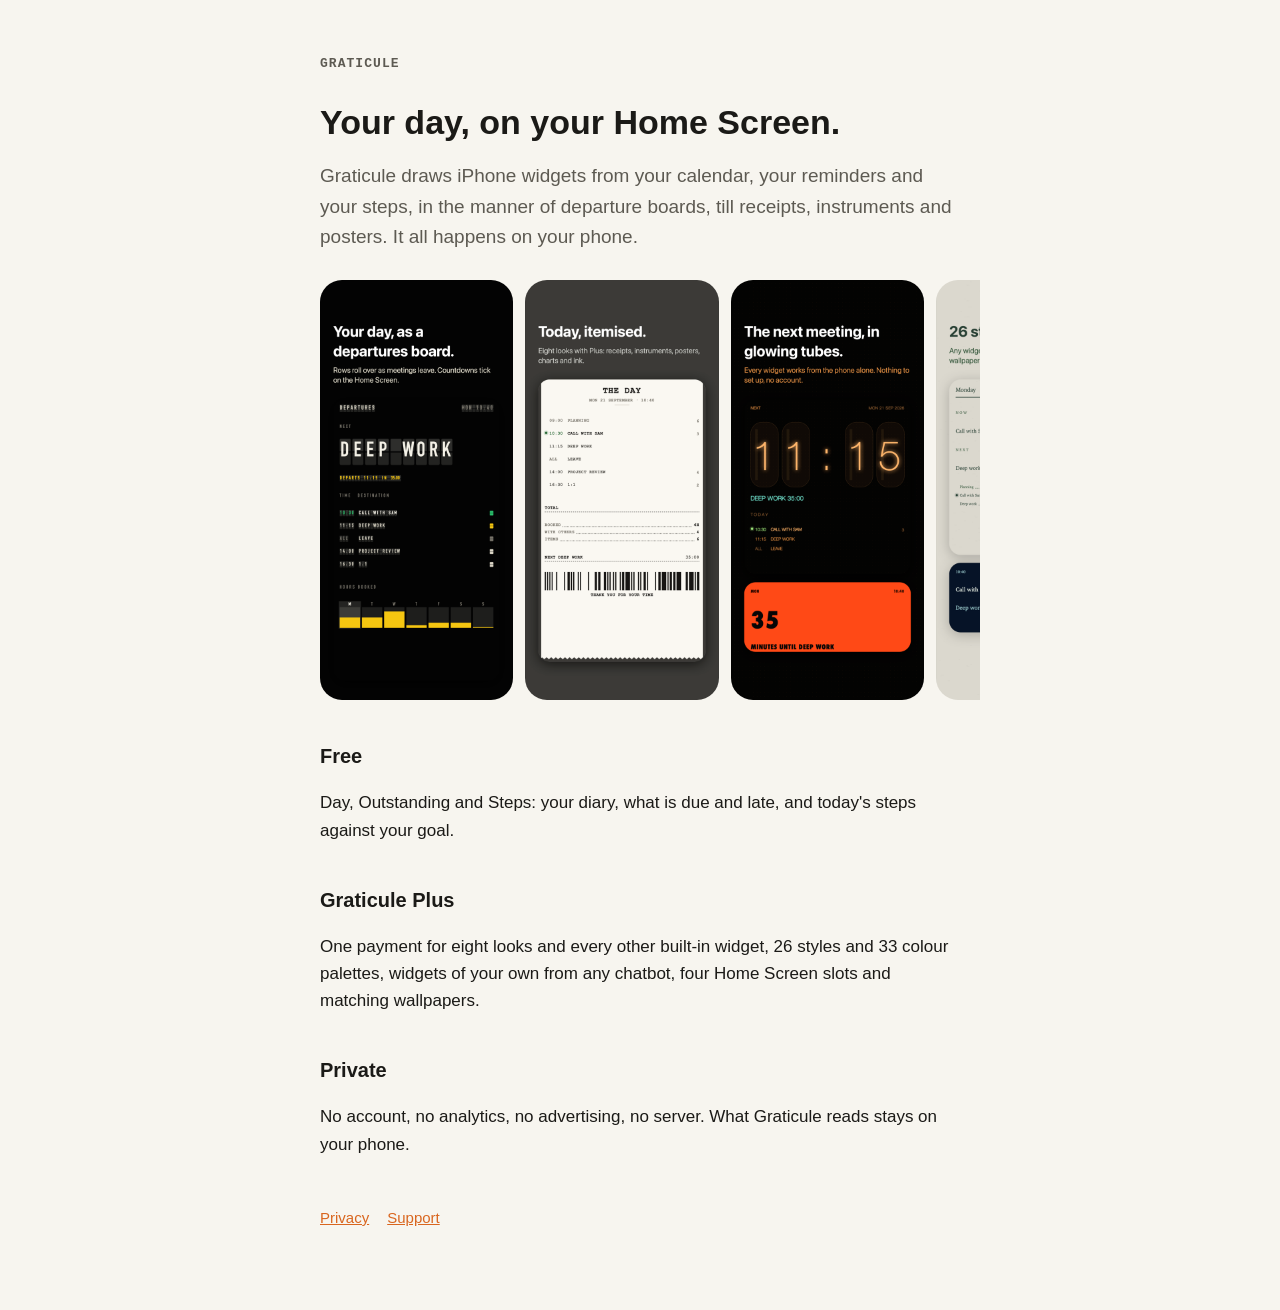
<file: index.html>
<!doctype html>
<html lang="en-GB">
<head>
<meta charset="utf-8">
<meta name="viewport" content="width=device-width, initial-scale=1">
<title>Graticule</title>
<meta name="description" content="Home Screen widgets drawn from your own day, on your iPhone.">
<link rel="stylesheet" href="style.css">
</head>
<body>
<main>
<header><a href="./">GRATICULE</a></header>
<h1>Your day, on your Home Screen.</h1>
<p class="lede">Graticule draws iPhone widgets from your calendar, your reminders and your steps, in the manner of departure boards, till receipts, instruments and posters. It all happens on your phone.</p>
<div class="shots">
<img src="shots/01-departures.png" alt="Departures: the day as a departures board">
<img src="shots/03-receipt.png" alt="Receipt: the day itemised on till roll">
<img src="shots/04-nixie.png" alt="Nixie: the next meeting in glowing tubes">
<img src="shots/05-palettes.png" alt="Styles and colour palettes">
<img src="shots/06-your-own.png" alt="A widget of your own, from any chatbot">
</div>
<h2>Free</h2>
<p>Day, Outstanding and Steps: your diary, what is due and late, and today's steps against your goal.</p>
<h2>Graticule Plus</h2>
<p>One payment for eight looks and every other built-in widget, 26 styles and 33 colour palettes, widgets of your own from any chatbot, four Home Screen slots and matching wallpapers.</p>
<h2>Private</h2>
<p>No account, no analytics, no advertising, no server. What Graticule reads stays on your phone.</p>
<nav><a href="privacy.html">Privacy</a><a href="support.html">Support</a></nav>
</main>
</body>
</html>
</file>
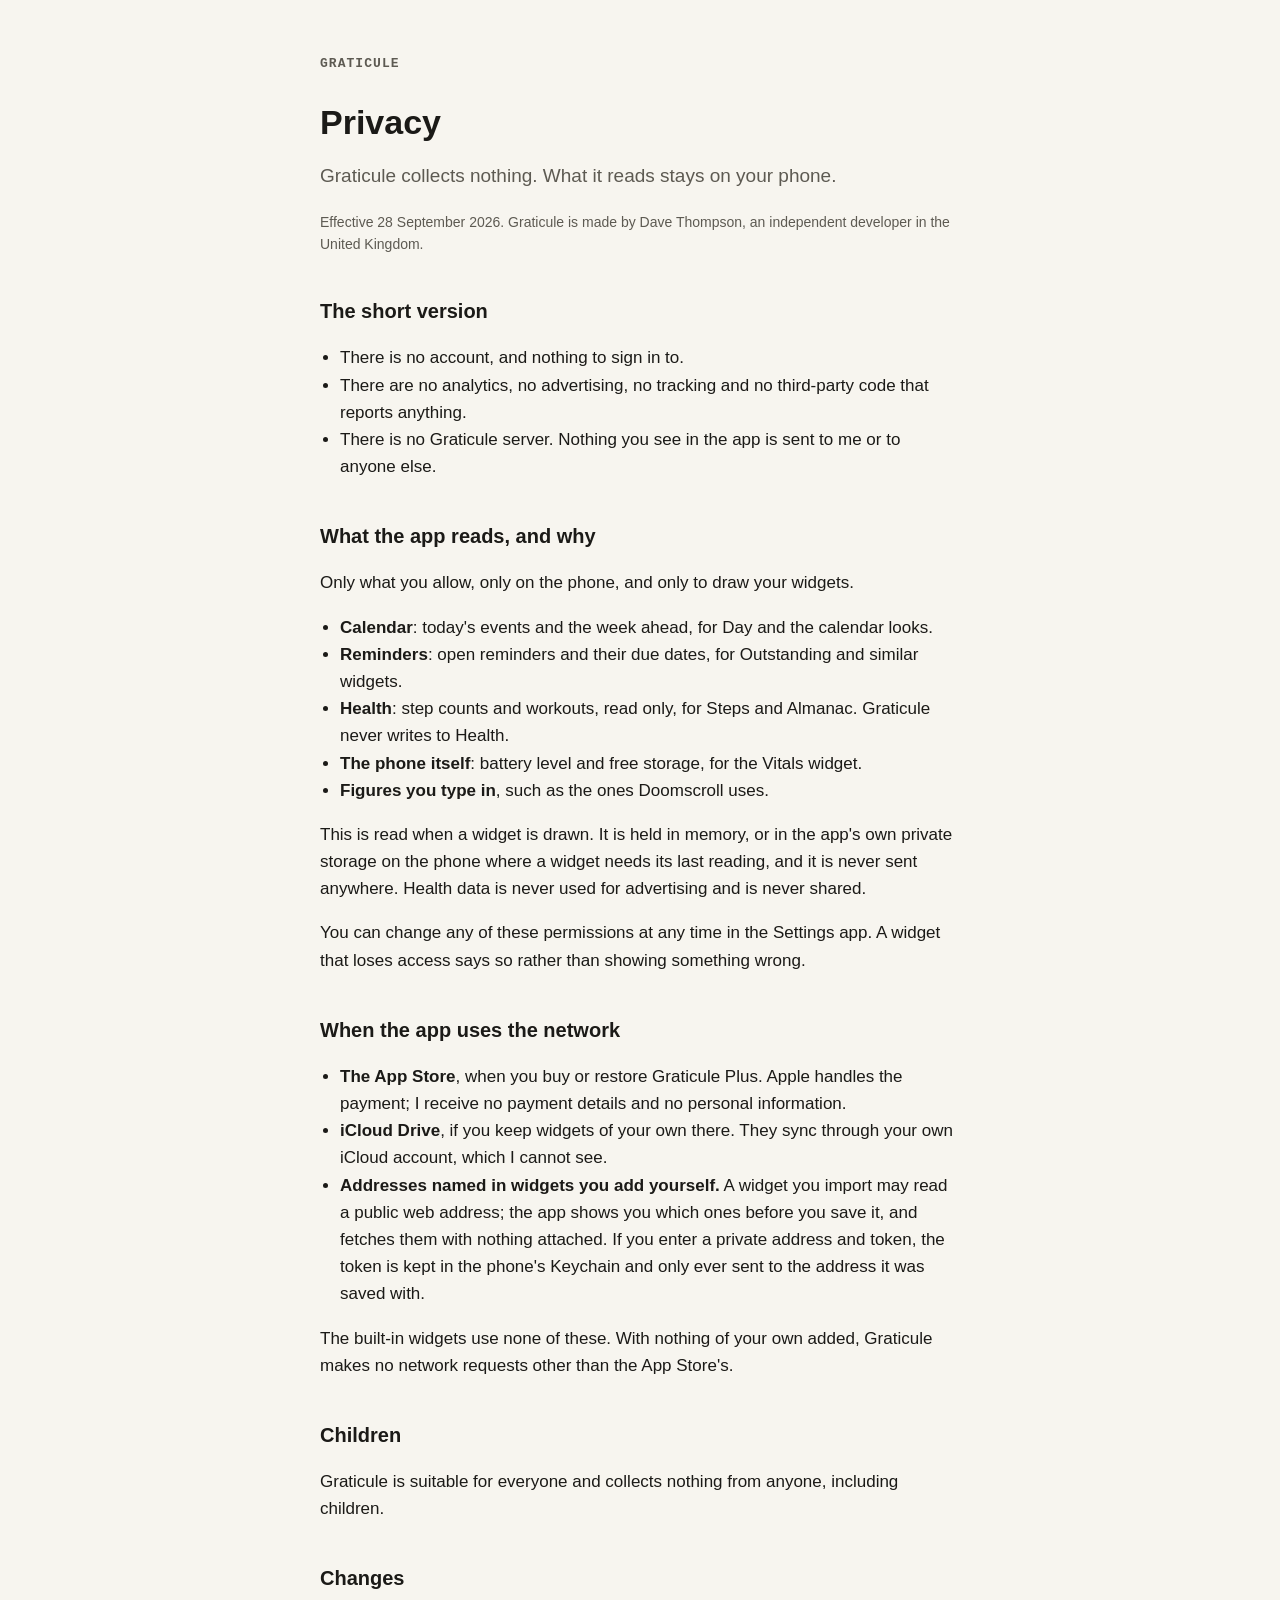
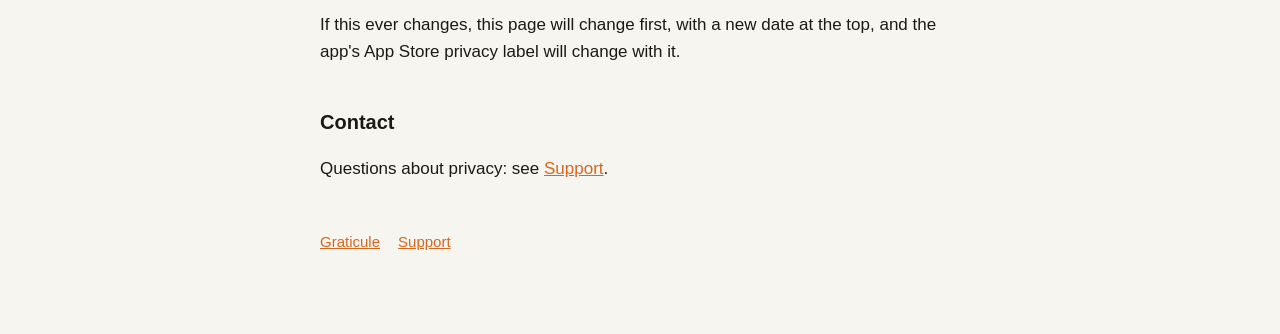
<file: privacy.html>
<!doctype html>
<html lang="en-GB">
<head>
<meta charset="utf-8">
<meta name="viewport" content="width=device-width, initial-scale=1">
<title>Graticule privacy</title>
<meta name="description" content="Graticule collects nothing. What it reads stays on your phone.">
<link rel="stylesheet" href="style.css">
</head>
<body>
<main>
<header><a href="./">GRATICULE</a></header>
<h1>Privacy</h1>
<p class="lede">Graticule collects nothing. What it reads stays on your phone.</p>
<p class="small">Effective 28 September 2026. Graticule is made by Dave Thompson, an independent developer in the United Kingdom.</p>

<h2>The short version</h2>
<ul>
<li>There is no account, and nothing to sign in to.</li>
<li>There are no analytics, no advertising, no tracking and no third-party code that reports anything.</li>
<li>There is no Graticule server. Nothing you see in the app is sent to me or to anyone else.</li>
</ul>

<h2>What the app reads, and why</h2>
<p>Only what you allow, only on the phone, and only to draw your widgets.</p>
<ul>
<li><strong>Calendar</strong>: today's events and the week ahead, for Day and the calendar looks.</li>
<li><strong>Reminders</strong>: open reminders and their due dates, for Outstanding and similar widgets.</li>
<li><strong>Health</strong>: step counts and workouts, read only, for Steps and Almanac. Graticule never writes to Health.</li>
<li><strong>The phone itself</strong>: battery level and free storage, for the Vitals widget.</li>
<li><strong>Figures you type in</strong>, such as the ones Doomscroll uses.</li>
</ul>
<p>This is read when a widget is drawn. It is held in memory, or in the app's own private storage on the phone where a widget needs its last reading, and it is never sent anywhere. Health data is never used for advertising and is never shared.</p>
<p>You can change any of these permissions at any time in the Settings app. A widget that loses access says so rather than showing something wrong.</p>

<h2>When the app uses the network</h2>
<ul>
<li><strong>The App Store</strong>, when you buy or restore Graticule Plus. Apple handles the payment; I receive no payment details and no personal information.</li>
<li><strong>iCloud Drive</strong>, if you keep widgets of your own there. They sync through your own iCloud account, which I cannot see.</li>
<li><strong>Addresses named in widgets you add yourself.</strong> A widget you import may read a public web address; the app shows you which ones before you save it, and fetches them with nothing attached. If you enter a private address and token, the token is kept in the phone's Keychain and only ever sent to the address it was saved with.</li>
</ul>
<p>The built-in widgets use none of these. With nothing of your own added, Graticule makes no network requests other than the App Store's.</p>

<h2>Children</h2>
<p>Graticule is suitable for everyone and collects nothing from anyone, including children.</p>

<h2>Changes</h2>
<p>If this ever changes, this page will change first, with a new date at the top, and the app's App Store privacy label will change with it.</p>

<h2>Contact</h2>
<p>Questions about privacy: see <a href="support.html">Support</a>.</p>

<nav><a href="./">Graticule</a><a href="support.html">Support</a></nav>
</main>
</body>
</html>
</file>
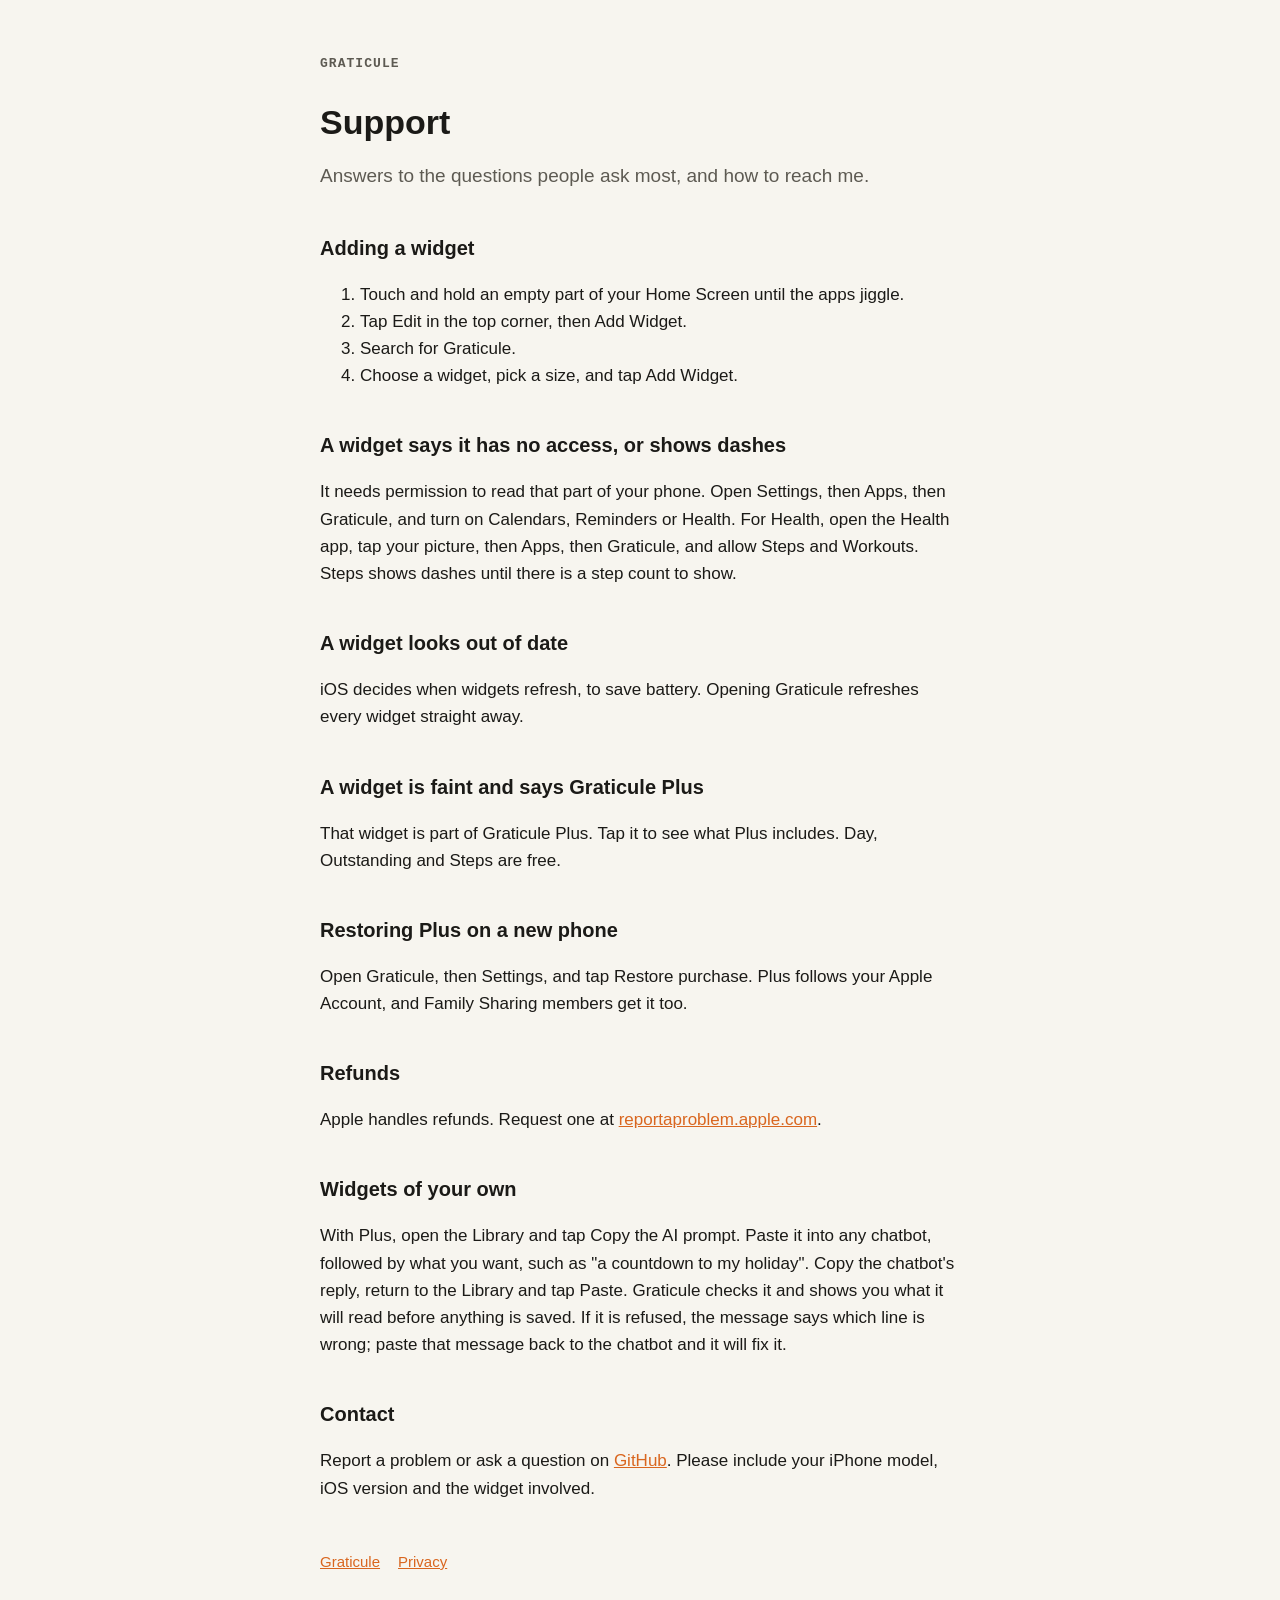
<file: support.html>
<!doctype html>
<html lang="en-GB">
<head>
<meta charset="utf-8">
<meta name="viewport" content="width=device-width, initial-scale=1">
<title>Graticule support</title>
<meta name="description" content="Help with Graticule's widgets, Plus and your own widgets.">
<link rel="stylesheet" href="style.css">
</head>
<body>
<main>
<header><a href="./">GRATICULE</a></header>
<h1>Support</h1>
<p class="lede">Answers to the questions people ask most, and how to reach me.</p>

<h2>Adding a widget</h2>
<ol>
<li>Touch and hold an empty part of your Home Screen until the apps jiggle.</li>
<li>Tap Edit in the top corner, then Add Widget.</li>
<li>Search for Graticule.</li>
<li>Choose a widget, pick a size, and tap Add Widget.</li>
</ol>

<h2>A widget says it has no access, or shows dashes</h2>
<p>It needs permission to read that part of your phone. Open Settings, then Apps, then Graticule, and turn on Calendars, Reminders or Health. For Health, open the Health app, tap your picture, then Apps, then Graticule, and allow Steps and Workouts. Steps shows dashes until there is a step count to show.</p>

<h2>A widget looks out of date</h2>
<p>iOS decides when widgets refresh, to save battery. Opening Graticule refreshes every widget straight away.</p>

<h2>A widget is faint and says Graticule Plus</h2>
<p>That widget is part of Graticule Plus. Tap it to see what Plus includes. Day, Outstanding and Steps are free.</p>

<h2>Restoring Plus on a new phone</h2>
<p>Open Graticule, then Settings, and tap Restore purchase. Plus follows your Apple Account, and Family Sharing members get it too.</p>

<h2>Refunds</h2>
<p>Apple handles refunds. Request one at <a href="https://reportaproblem.apple.com">reportaproblem.apple.com</a>.</p>

<h2>Widgets of your own</h2>
<p>With Plus, open the Library and tap Copy the AI prompt. Paste it into any chatbot, followed by what you want, such as "a countdown to my holiday". Copy the chatbot's reply, return to the Library and tap Paste. Graticule checks it and shows you what it will read before anything is saved. If it is refused, the message says which line is wrong; paste that message back to the chatbot and it will fix it.</p>

<h2>Contact</h2>
<p>Report a problem or ask a question on <a href="https://github.com/Tompz/graticule/issues">GitHub</a>. Please include your iPhone model, iOS version and the widget involved.</p>

<nav><a href="./">Graticule</a><a href="privacy.html">Privacy</a></nav>
</main>
</body>
</html>
</file>
<file: style.css>
:root {
  --bg: #f7f5ef; --ink: #1b1a17; --dim: #5d5a52; --line: #dcd7ca; --accent: #d9661f;
}
@media (prefers-color-scheme: dark) {
  :root { --bg: #0e0e0d; --ink: #f1eee4; --dim: #a7a296; --line: #2c2b27; --accent: #f08a24; }
}
* { box-sizing: border-box; }
body {
  margin: 0; background: var(--bg); color: var(--ink);
  font: 17px/1.6 -apple-system, BlinkMacSystemFont, "Helvetica Neue", sans-serif;
}
main { max-width: 680px; margin: 0 auto; padding: 48px 20px 80px; }
header a { color: var(--dim); text-decoration: none; font: 600 13px/1 ui-monospace, Menlo, monospace; letter-spacing: .08em; }
h1 { font-size: 34px; line-height: 1.15; margin: 28px 0 8px; }
h2 { font-size: 20px; margin: 40px 0 6px; }
p, li { color: var(--ink); }
.lede { color: var(--dim); font-size: 19px; }
.small { color: var(--dim); font-size: 14px; }
a { color: var(--accent); }
ul { padding-left: 20px; }
hr { border: 0; border-top: 1px solid var(--line); margin: 40px 0; }
.shots { display: flex; gap: 12px; overflow-x: auto; margin: 28px -20px; padding: 0 20px; }
.shots img { height: 420px; border-radius: 22px; }
nav { display: flex; gap: 18px; margin-top: 48px; font-size: 15px; }
</file>
